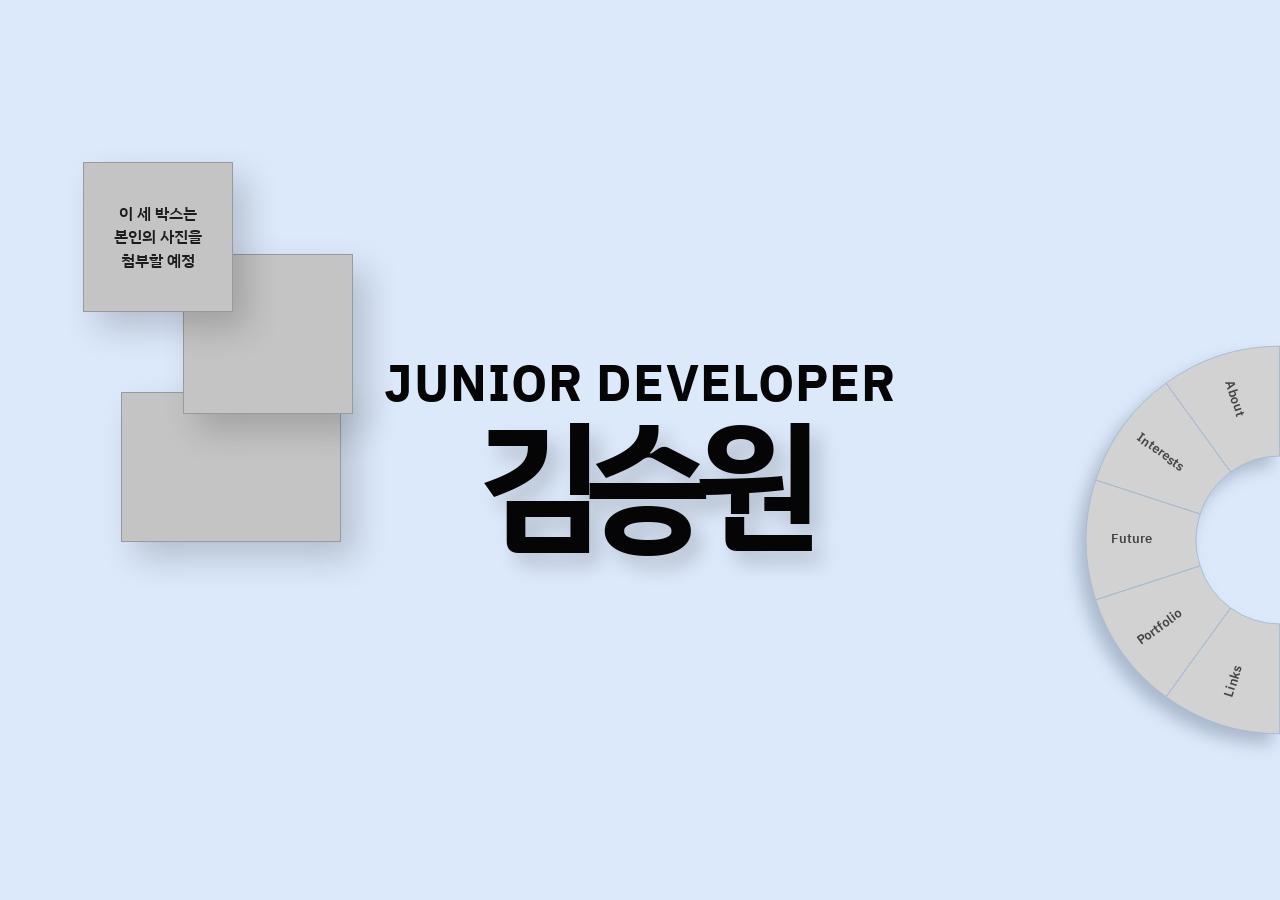
<file: index.html>
<!doctype html>
<html lang="ko">
  <head>
    <meta charset="UTF-8" />
    <meta name="viewport" content="width=device-width, initial-scale=1.0" />
    <title>김승원 | Junior Developer</title>
    <link rel="stylesheet" href="Styles/Default_styles.css" />
    <link rel="stylesheet" href="Styles/wheel-menu.css" />
    <script src="Scripts/wheel-menu.js" defer></script>
  </head>
  <body>
    <main class="intro-page">
      <div class="laptop-shell">
        <div class="screen-surface">
          <section class="photo-stack" aria-label="사진 영역">
            <figure class="photo-card photo-card--note">
              <figcaption>
                이 세 박스는<br />본인의 사진을<br />첨부할 예정
              </figcaption>
            </figure>
            <figure
              class="photo-card photo-card--middle"
              aria-hidden="true"
            ></figure>
            <figure
              class="photo-card photo-card--bottom"
              aria-hidden="true"
            ></figure>
          </section>

          <section class="intro-copy" aria-label="소개">
            <p class="intro-role">Junior Developer</p>
            <h1 class="intro-name">김승원</h1>
          </section>

          <nav class="wheel-wrap" data-wheel-menu aria-label="주요 메뉴">
            <svg
              viewBox="0 0 520 520"
              preserveAspectRatio="none"
              xmlns="http://www.w3.org/2000/svg"
            ></svg>
          </nav>
        </div>
      </div>
    </main>
  </body>
</html>
</file>
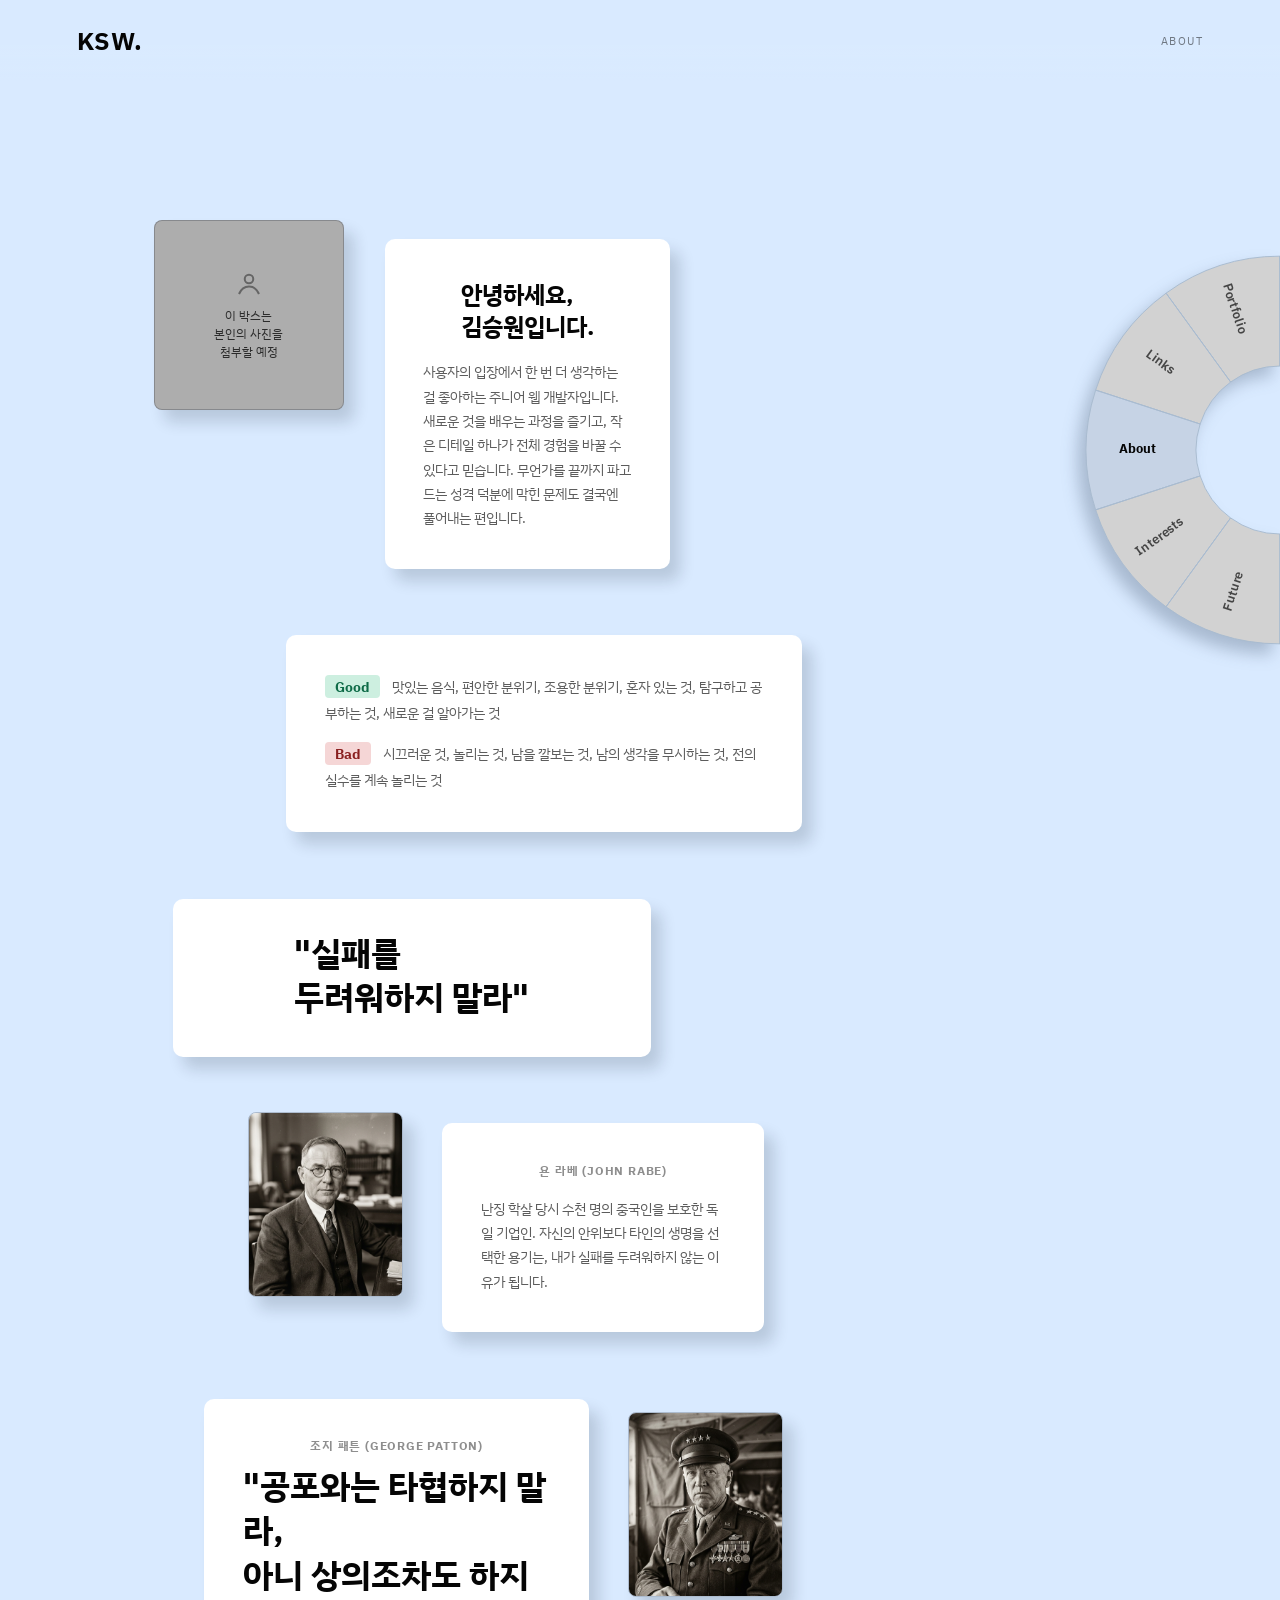
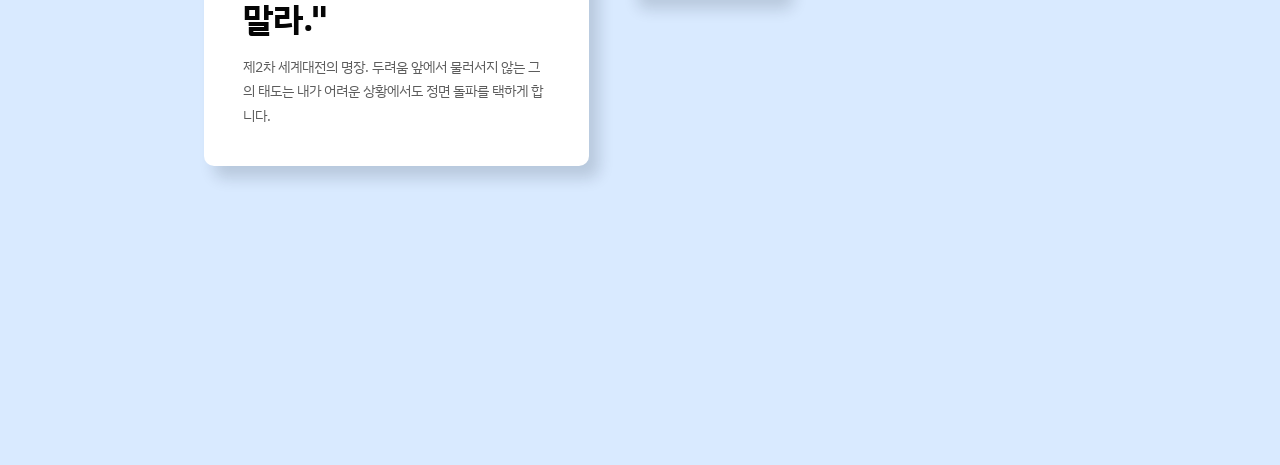
<file: about.html>
<!doctype html>
<html lang="ko">
  <head>
    <meta charset="UTF-8" />
    <meta name="viewport" content="width=device-width, initial-scale=1.0" />
    <title>About — 김승원</title>
    <link rel="stylesheet" href="Styles/Default_styles.css" />
    <link rel="stylesheet" href="Styles/wheel-menu.css" />
    <link rel="stylesheet" href="Styles/subpage.css" />
    <link rel="stylesheet" href="Styles/about.css" />
    <script src="Scripts/wheel-menu.js" defer></script>
  </head>
  <body class="subpage-body about-body">
    <nav class="subpage-nav">
      <a class="subpage-logo" href="index.html">KSW</a>
      <span class="subpage-crumb">About</span>
    </nav>

    <main class="subpage-page about-page">
      <nav class="wheel-wrap" data-wheel-menu data-active="About" aria-label="주요 메뉴">
        <svg viewBox="0 0 520 520" preserveAspectRatio="none" xmlns="http://www.w3.org/2000/svg"></svg>
      </nav>

      <div class="about-zigzag">

        <!-- 블록 1: 사진 + 자기소개 (좌측 기준) -->
        <div class="zz-block zz-block--1">
          <div class="placeholder-photo about-photo-hero" aria-hidden="true">
            <svg viewBox="0 0 24 24" fill="none" stroke="currentColor" stroke-width="1.6"><circle cx="12" cy="8" r="3.4"/><path d="M4 20c1.8-4.2 5-6 8-6s6.2 1.8 8 6"/></svg>
            <span>이 박스는<br />본인의 사진을<br />첨부할 예정</span>
          </div>
          <div class="content-card zz-card">
            <h1 class="zz-title">안녕하세요,<br />김승원입니다.</h1>
            <p class="zz-text">사용자의 입장에서 한 번 더 생각하는 걸 좋아하는 주니어 웹 개발자입니다. 새로운 것을 배우는 과정을 즐기고, 작은 디테일 하나가 전체 경험을 바꿀 수 있다고 믿습니다. 무언가를 끝까지 파고드는 성격 덕분에 막힌 문제도 결국엔 풀어내는 편입니다.</p>
          </div>
        </div>

        <!-- 블록 2: Good & Bad (우측으로 shift) -->
        <div class="zz-block zz-block--2">
          <div class="content-card zz-card about-traits">
            <div class="trait-row">
              <span class="trait-tag good">Good</span>
              <p>맛있는 음식, 편안한 분위기, 조용한 분위기, 혼자 있는 것, 탐구하고 공부하는 것, 새로운 걸 알아가는 것</p>
            </div>
            <div class="trait-row">
              <span class="trait-tag bad">Bad</span>
              <p>시끄러운 것, 놀리는 것, 남을 깔보는 것, 남의 생각을 무시하는 것, 전의 실수를 계속 놀리는 것</p>
            </div>
          </div>
        </div>

        <!-- 블록 3: 인생 모토 카드 (사진 없음) -->
        <div class="zz-block zz-block--3">
          <div class="content-card zz-card zz-motto-card">
            <p class="zz-motto">"실패를<br />두려워하지 말라"</p>
          </div>
        </div>

        <!-- 블록 4: 욘 라베 설명 카드 + 사진 (우측으로 shift, 사진이 카드 옆에) -->
        <div class="zz-block zz-block--4">
          <img
            src="Images/john_rabe.png"
            alt="욘 라베 (John Rabe)"
            class="mentor-img mentor-img--rabe"
          />
          <div class="content-card zz-card">
            <p class="mentor-name-label">욘 라베 (John Rabe)</p>
            <p class="zz-text">난징 학살 당시 수천 명의 중국인을 보호한 독일 기업인. 자신의 안위보다 타인의 생명을 선택한 용기는, 내가 실패를 두려워하지 않는 이유가 됩니다.</p>
          </div>
        </div>


        <!-- 블록 5: 조지 패튼 카드 + 사진 (좌측으로 돌아와서 패튼 사진은 우측 아래 오프셋) -->
        <div class="zz-block zz-block--5">
          <div class="content-card zz-card">
            <p class="mentor-name-label">조지 패튼 (George Patton)</p>
            <p class="zz-motto">"공포와는 타협하지 말라,<br />아니 상의조차도 하지 말라."</p>
            <p class="zz-text">제2차 세계대전의 명장. 두려움 앞에서 물러서지 않는 그의 태도는 내가 어려운 상황에서도 정면 돌파를 택하게 합니다.</p>
          </div>
          <img
            src="Images/george_patton.png"
            alt="조지 패튼 (George Patton)"
            class="mentor-img mentor-img--patton"
          />
        </div>

      </div>
    </main>
  </body>
</html>
</file>
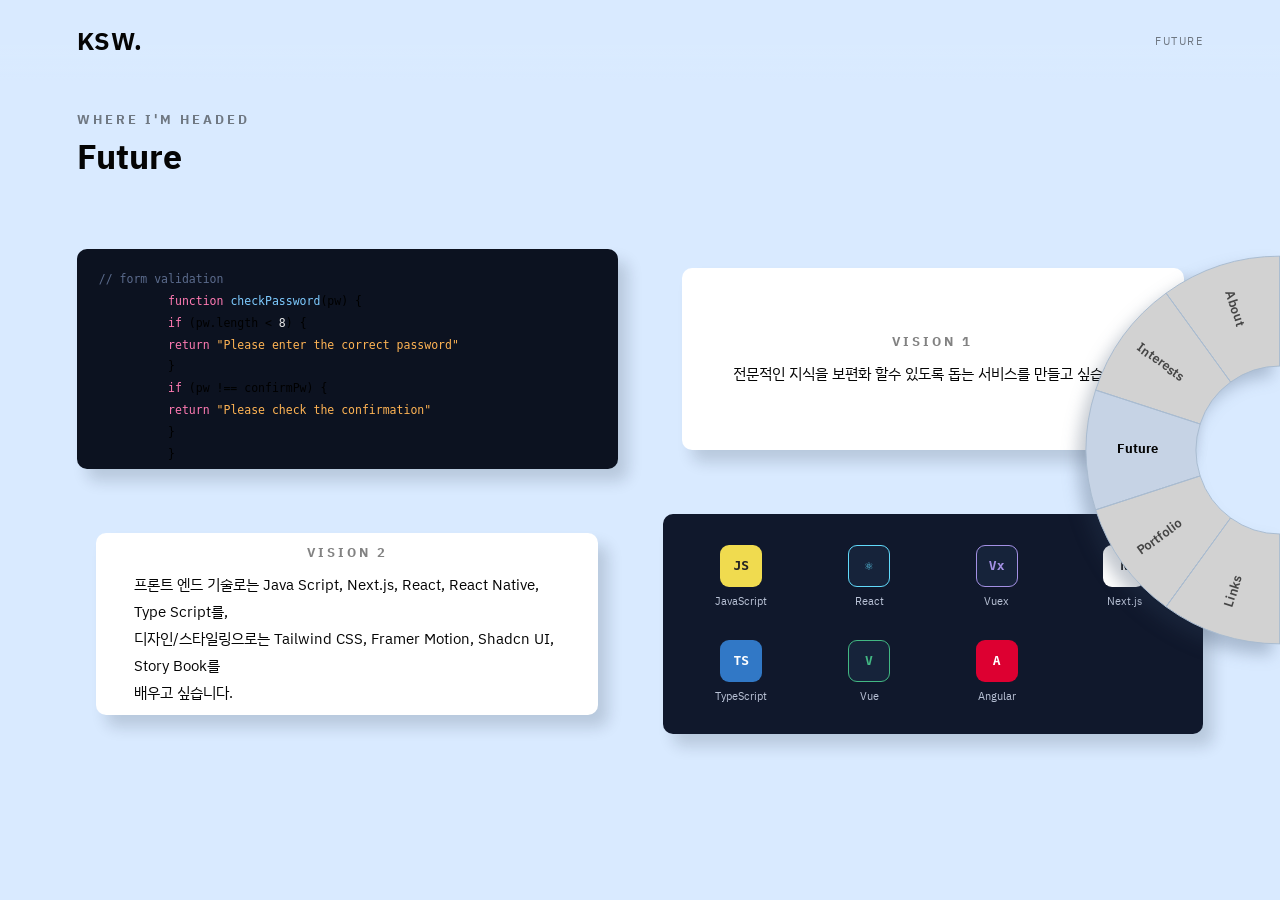
<file: future.html>
<!doctype html>
<html lang="ko">

<head>
  <meta charset="UTF-8" />
  <meta name="viewport" content="width=device-width, initial-scale=1.0" />
  <title>Future — 김승원</title>
  <link rel="stylesheet" href="Styles/Default_styles.css" />
  <link rel="stylesheet" href="Styles/wheel-menu.css" />
  <link rel="stylesheet" href="Styles/subpage.css" />
  <link rel="stylesheet" href="Styles/future.css" />
  <script src="Scripts/wheel-menu.js" defer></script>
</head>

<body class="subpage-body">
  <nav class="subpage-nav">
    <a class="subpage-logo" href="index.html">KSW</a>
    <span class="subpage-crumb">Future</span>
  </nav>

  <main class="subpage-page">
    <nav class="wheel-wrap" data-wheel-menu data-active="Future" aria-label="주요 메뉴">
      <svg viewBox="0 0 520 520" preserveAspectRatio="none" xmlns="http://www.w3.org/2000/svg"></svg>
    </nav>

    <div class="subpage-container">
      <div>
        <p class="subpage-eyebrow">Where I'm Headed</p>
        <h1 class="subpage-title">Future</h1>
      </div>

      <div class="vision-grid">

        <div class="vision-cell code-shot" aria-hidden="true"><span class="cm">// form validation</span>
          <span class="kw">function</span> <span class="fn">checkPassword</span>(pw) {
          <span class="kw">if</span> (pw.length &lt; <span class="pl">8</span>) {
          <span class="kw">return</span> <span class="str">"Please enter the correct password"</span>
          }
          <span class="kw">if</span> (pw !== confirmPw) {
          <span class="kw">return</span> <span class="str">"Please check the confirmation"</span>
          }
          }

          <span class="kw">function</span> <span class="fn">checkUsername</span>(name) {
          <span class="kw">if</span> (!/^[a-zA-Z]+$/.test(name)) {
          <span class="kw">return</span> <span class="str">"Letters only for username"</span>
          }
          }
        </div>

        <div class="vision-cell content-card">
          <p class="subpage-eyebrow">Vision 1</p>
          <p class="vision-text">전문적인 지식을 보편화 할수 있도록 돕는 서비스를 만들고 싶습니다.</p>
        </div>

        <div class="vision-cell content-card">
          <p class="subpage-eyebrow">Vision 2</p>
          <p class="vision-text">프론트 엔드 기술로는 Java Script, Next.js, React, React Native, Type Script를,<br>디자인/스타일링으로는
            Tailwind CSS, Framer Motion, Shadcn UI, Story Book를<br>배우고 싶습니다.</p>
        </div>

        <div class="vision-cell tech-stack" aria-hidden="true">
          <div class="tech-badge">
            <div class="tech-chip js">JS</div><span>JavaScript</span>
          </div>
          <div class="tech-badge">
            <div class="tech-chip react">⚛</div><span>React</span>
          </div>
          <div class="tech-badge">
            <div class="tech-chip vuex">Vx</div><span>Vuex</span>
          </div>
          <div class="tech-badge">
            <div class="tech-chip next">N</div><span>Next.js</span>
          </div>
          <div class="tech-badge">
            <div class="tech-chip ts">TS</div><span>TypeScript</span>
          </div>
          <div class="tech-badge">
            <div class="tech-chip vue">V</div><span>Vue</span>
          </div>
          <div class="tech-badge">
            <div class="tech-chip angular">A</div><span>Angular</span>
          </div>
        </div>

      </div>
    </div>
  </main>
</body>

</html>
</file>
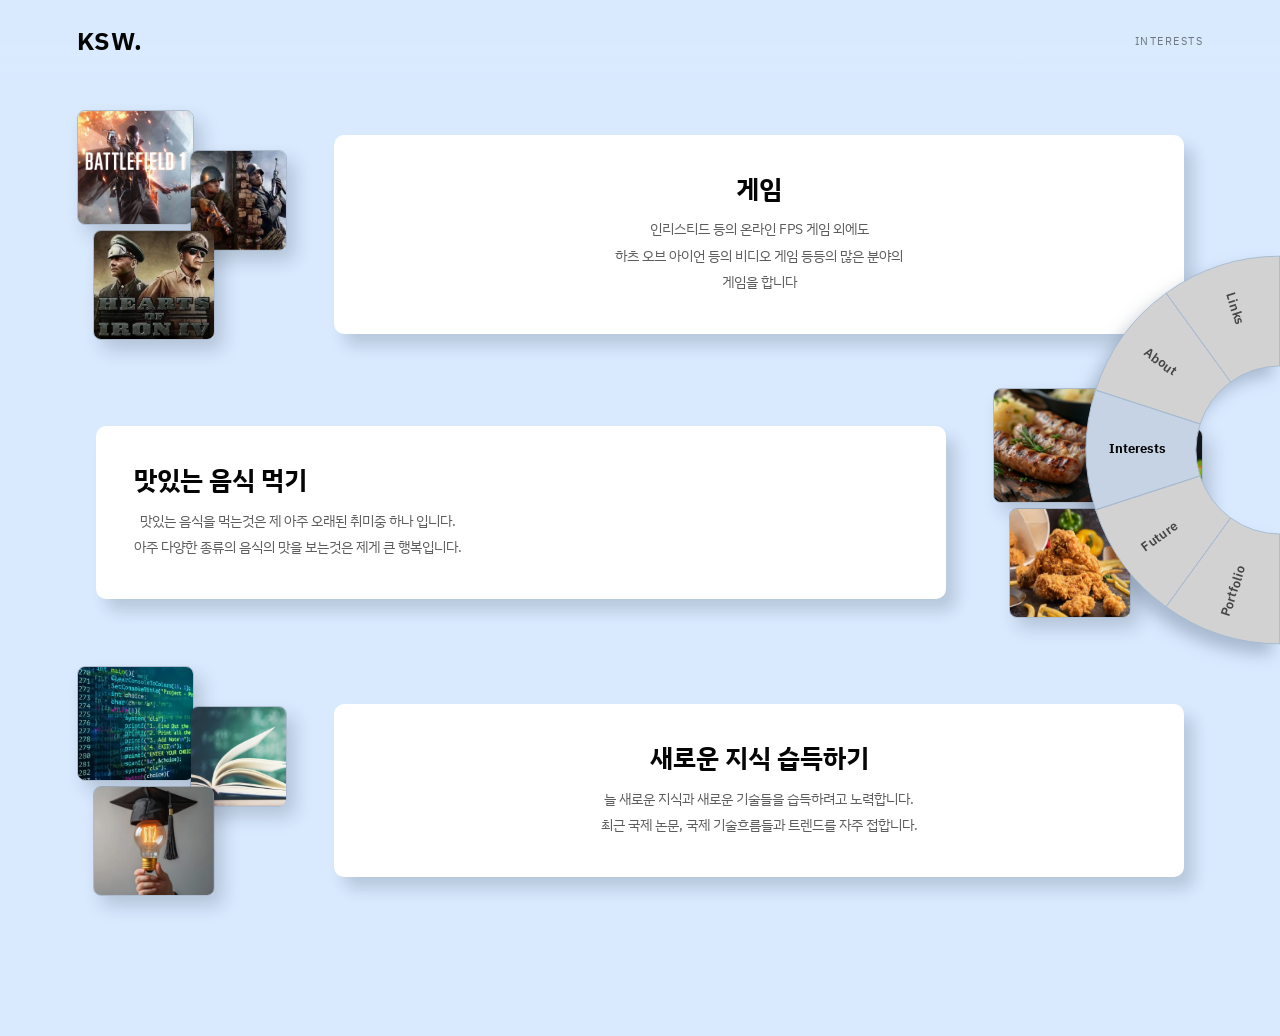
<file: interests.html>
<!doctype html>
<html lang="ko">
  <head>
    <meta charset="UTF-8" />
    <meta name="viewport" content="width=device-width, initial-scale=1.0" />
    <title>Interests — 김승원</title>
    <link rel="stylesheet" href="Styles/Default_styles.css" />
    <link rel="stylesheet" href="Styles/wheel-menu.css" />
    <link rel="stylesheet" href="Styles/subpage.css" />
    <link rel="stylesheet" href="Styles/interests.css" />
    <script src="Scripts/wheel-menu.js" defer></script>
  </head>
  <body class="subpage-body">
    <nav class="subpage-nav">
      <a class="subpage-logo" href="index.html">KSW</a>
      <span class="subpage-crumb">Interests</span>
    </nav>

    <main class="subpage-page interests-page">
      <nav class="wheel-wrap" data-wheel-menu data-active="Interests" aria-label="주요 메뉴">
        <svg viewBox="0 0 520 520" preserveAspectRatio="none" xmlns="http://www.w3.org/2000/svg"></svg>
      </nav>

      <div class="subpage-container interests-container">

        <!-- 1. 게임: 콜라주 3장(좌) + 카드(우), 텍스트 중앙정렬 -->
        <div class="int-row int-row--left">
          <div class="int-collage int-collage--3">
            <img src="Images/BF1.jpg"       alt="배틀필드 1"        class="int-photo int-photo--tl" />
            <img src="Images/Enlisted.jpg"  alt="인리스티드"         class="int-photo int-photo--tr" />
            <img src="Images/HOI4.jpg"      alt="Hearts of Iron IV" class="int-photo int-photo--bl" />
          </div>
          <div class="content-card int-card int-card--center">
            <h2 class="int-title">게임</h2>
            <p class="int-text">인리스티드 등의 온라인 FPS 게임 외에도<br />하츠 오브 아이언 등의 비디오 게임 등등의 많은 분야의<br />게임을 합니다</p>
          </div>
        </div>

        <!-- 2. 맛있는 음식: 카드(좌, 텍스트 좌정렬) + 콜라주(우) -->
        <div class="int-row int-row--right">
          <div class="content-card int-card int-card--left">
            <h2 class="int-title">맛있는 음식 먹기</h2>
            <p class="int-text">맛있는 음식을 먹는것은 제 아주 오래된 취미중 하나 입니다.<br />아주 다양한 종류의 음식의 맛을 보는것은 제게 큰 행복입니다.</p>
          </div>
          <div class="int-collage int-collage--3">
            <img src="Images/food.jpg"  alt="음식 1" class="int-photo int-photo--tl" />
            <img src="Images/food2.jpg" alt="음식 2" class="int-photo int-photo--tr" />
            <img src="Images/food3.jpg" alt="음식 3" class="int-photo int-photo--bl" />
          </div>
        </div>

        <!-- 3. 새로운 지식: 콜라주(좌, 3장) + 카드(우), 텍스트 중앙정렬 -->
        <div class="int-row int-row--left">
          <div class="int-collage int-collage--3">
            <img src="Images/Small IMGbox1.jpg" alt="지식 1" class="int-photo int-photo--tl" />
            <img src="Images/Small IMGbox2.jpg" alt="지식 2" class="int-photo int-photo--tr" />
            <img src="Images/Small IMGbox3.jpg" alt="지식 3" class="int-photo int-photo--bl" />
          </div>
          <div class="content-card int-card int-card--center">
            <h2 class="int-title">새로운 지식 습득하기</h2>
            <p class="int-text">늘 새로운 지식과 새로운 기술들을 습득하려고 노력합니다.<br />최근 국제 논문, 국제 기술흐름들과 트렌드를 자주 접합니다.</p>
          </div>
        </div>

      </div>
    </main>
  </body>
</html>
</file>
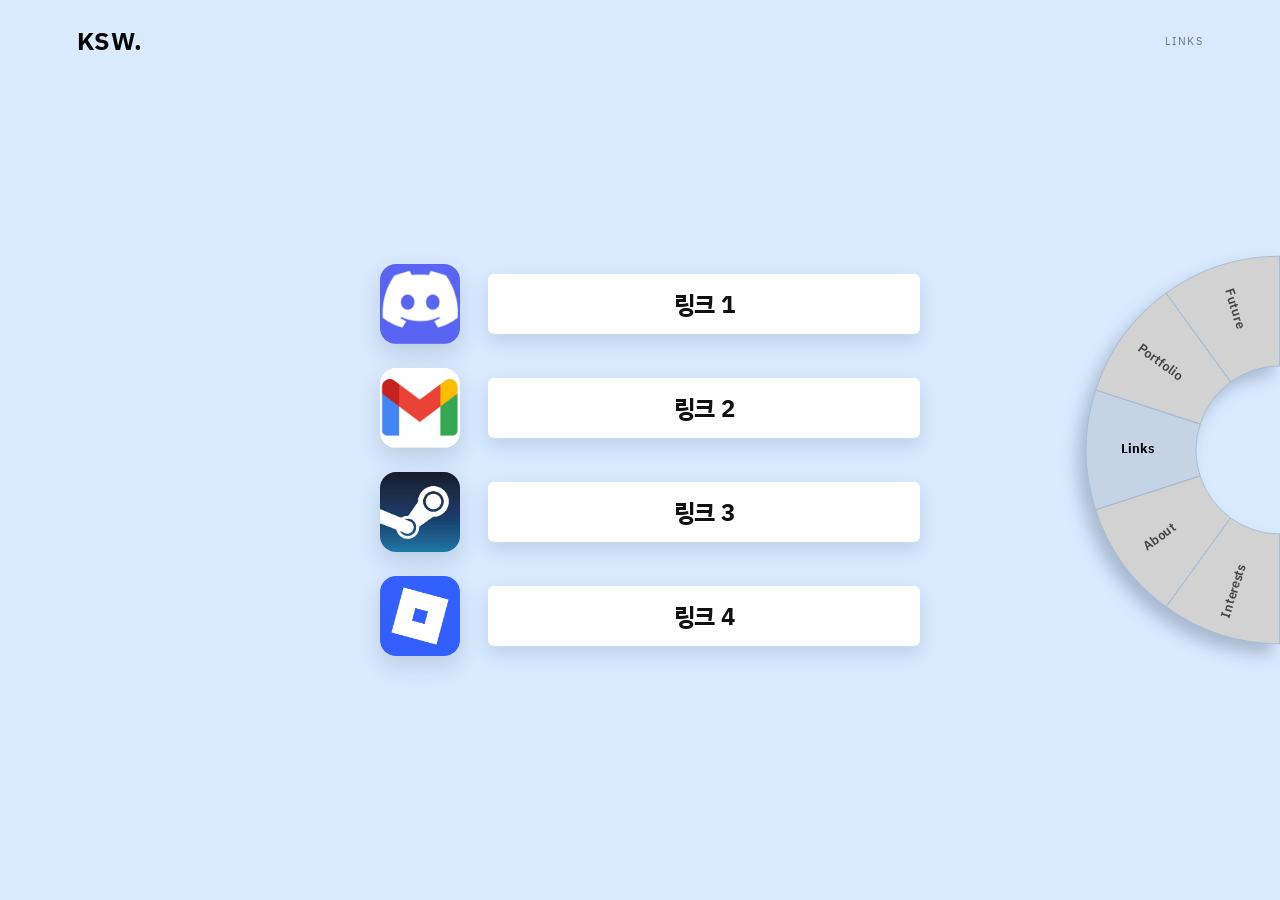
<file: links.html>
<!doctype html>
<html lang="ko">
  <head>
    <meta charset="UTF-8" />
    <meta name="viewport" content="width=device-width, initial-scale=1.0" />
    <title>Links — 김승원</title>
    <link rel="stylesheet" href="Styles/Default_styles.css" />
    <link rel="stylesheet" href="Styles/wheel-menu.css" />
    <link rel="stylesheet" href="Styles/subpage.css" />
    <link rel="stylesheet" href="Styles/links.css" />
    <script src="Scripts/wheel-menu.js" defer></script>
  </head>
  <body class="subpage-body links-body">
    <nav class="subpage-nav">
      <a class="subpage-logo" href="index.html">KSW</a>
      <span class="subpage-crumb">Links</span>
    </nav>

    <main class="subpage-page links-page">
      <nav class="wheel-wrap" data-wheel-menu data-active="Links" aria-label="주요 메뉴">
        <svg viewBox="0 0 520 520" preserveAspectRatio="none" xmlns="http://www.w3.org/2000/svg"></svg>
      </nav>

      <div class="links-container">
        <!-- 링크 1: Discord -->
        <a class="link-item-row" href="#" target="_blank" rel="noopener noreferrer" aria-label="링크 1 (Discord)">
          <img src="Images/Discord.jpg" alt="Discord" class="link-icon-img" />
          <div class="link-bar-card">
            <span class="link-bar-text">링크 1</span>
          </div>
        </a>

        <!-- 링크 2: Gmail -->
        <a class="link-item-row" href="#" target="_blank" rel="noopener noreferrer" aria-label="링크 2 (Gmail)">
          <img src="Images/Gmail.jpg" alt="Gmail" class="link-icon-img" />
          <div class="link-bar-card">
            <span class="link-bar-text">링크 2</span>
          </div>
        </a>

        <!-- 링크 3: Steam -->
        <a class="link-item-row" href="#" target="_blank" rel="noopener noreferrer" aria-label="링크 3 (Steam)">
          <img src="Images/Steam.jpg" alt="Steam" class="link-icon-img" />
          <div class="link-bar-card">
            <span class="link-bar-text">링크 3</span>
          </div>
        </a>

        <!-- 링크 4: Roblox -->
        <a class="link-item-row" href="#" target="_blank" rel="noopener noreferrer" aria-label="링크 4 (Roblox)">
          <img src="Images/Roblox.png" alt="Roblox" class="link-icon-img" />
          <div class="link-bar-card">
            <span class="link-bar-text">링크 4</span>
          </div>
        </a>
      </div>
    </main>
  </body>
</html>
</file>
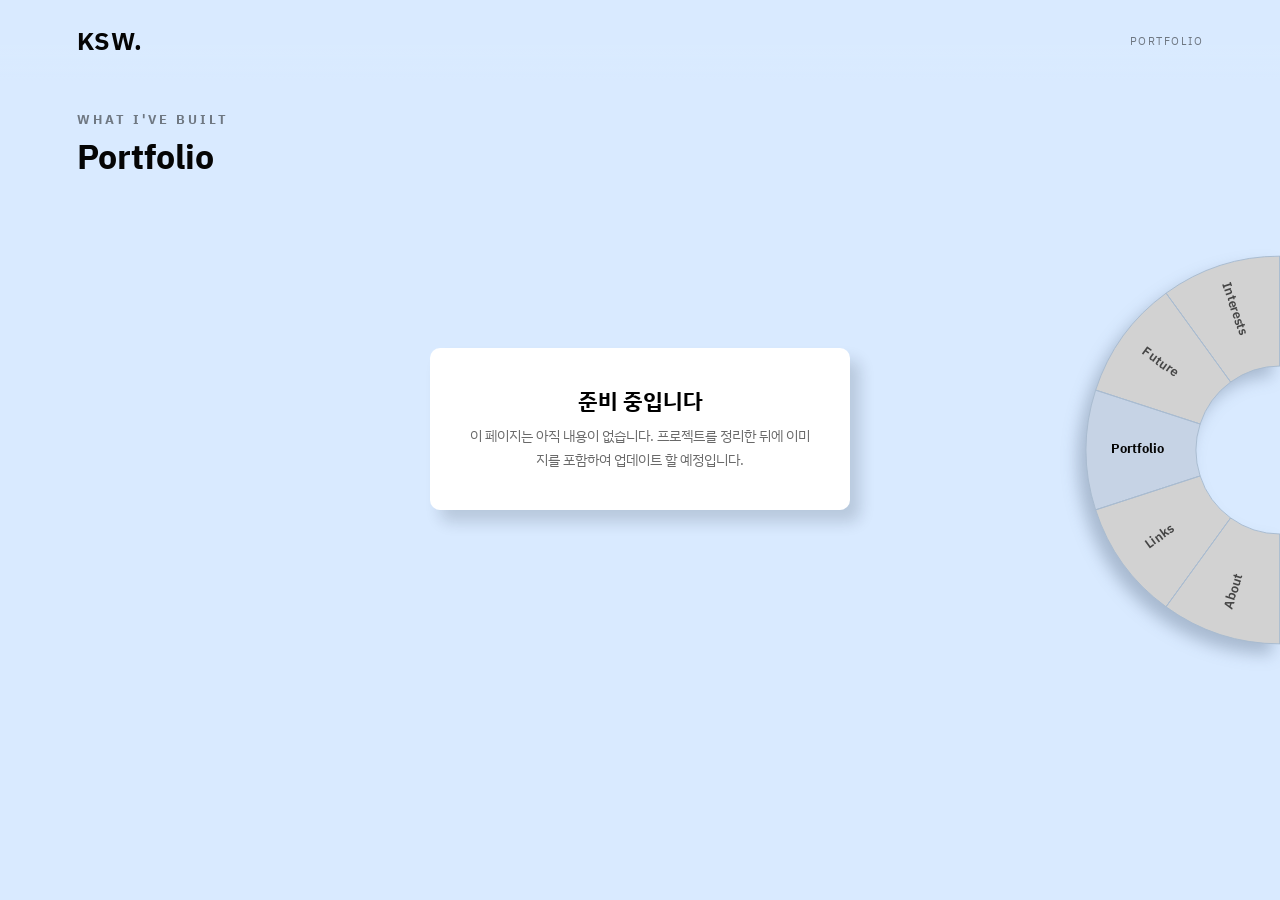
<file: portfolio.html>
<!doctype html>
<html lang="ko">

<head>
  <meta charset="UTF-8" />
  <meta name="viewport" content="width=device-width, initial-scale=1.0" />
  <title>Portfolio — 김승원</title>
  <link rel="stylesheet" href="Styles/Default_styles.css" />
  <link rel="stylesheet" href="Styles/wheel-menu.css" />
  <link rel="stylesheet" href="Styles/subpage.css" />
  <script src="Scripts/wheel-menu.js" defer></script>
</head>

<body class="subpage-body">
  <nav class="subpage-nav">
    <a class="subpage-logo" href="index.html">KSW</a>
    <span class="subpage-crumb">Portfolio</span>
  </nav>

  <main class="subpage-page">
    <nav class="wheel-wrap" data-wheel-menu data-active="Portfolio" aria-label="주요 메뉴">
      <svg viewBox="0 0 520 520" preserveAspectRatio="none" xmlns="http://www.w3.org/2000/svg"></svg>
    </nav>

    <div class="subpage-container">
      <div>
        <p class="subpage-eyebrow">What I've Built</p>
        <h1 class="subpage-title">Portfolio</h1>
      </div>

      <div class="stub-panel">
        <div class="content-card">
          <h2>준비 중입니다</h2>
          <p>이 페이지는 아직 내용이 없습니다. 프로젝트를 정리한 뒤에 이미지를 포함하여 업데이트 할 예정입니다.</p>
        </div>
      </div>
    </div>
  </main>
</body>

</html>
</file>
<file: Styles/Default_styles.css>
@import url('https://fonts.googleapis.com/css2?family=IBM+Plex+Sans+KR:wght@300;400;500;600;700;800;900&display=swap');

:root {
  --page-bg: #dce9fb;
  --box: #adadad;
  --ink: #050505;
  --wheel: #c7c7c7;
  --wheel-line: #1a1a1a;
}

/* Design system variables from spec */
:root {
  --design-bg: #d9eaff;
  --base-gap: 45px;
  --wide-gap: 70px;
  --shadow-x: 10px;
  --shadow-y: 12px;
  --shadow-blur: 15px;
  --shadow-color: rgba(15, 24, 38, 0.16);
  --font-ui: "IBM Plex Sans KR", Pretendard, "Noto Sans KR", Arial, sans-serif;
  --text-regular-size: 25px;
  --text-emphasis-size: 45px;
  --text-subject-size: 70px;
  --text-regular-leading: 45px;
  --text-emphasis-leading: 45px;
  --text-subject-leading: 70px;
  --Default--Row--Int: calc(100vw / 1728);
  --Default--Column--Int: calc(100vw / 1117);
}

* {
  box-sizing: border-box;
}

/* smooth crossfade + gentle scale when navigating between pages */
@view-transition {
  navigation: auto;
}

@keyframes vt-fade-in {
  from {
    opacity: 0;
    transform: scale(0.98);
  }

  to {
    opacity: 1;
    transform: scale(1);
  }
}

@keyframes vt-fade-out {
  from {
    opacity: 1;
    transform: scale(1);
  }

  to {
    opacity: 0;
    transform: scale(1.02);
  }
}

::view-transition-old(root) {
  animation: 280ms cubic-bezier(0.4, 0, 0.2, 1) both vt-fade-out;
}

::view-transition-new(root) {
  animation: 280ms cubic-bezier(0.4, 0, 0.2, 1) both vt-fade-in;
}

html,
body {
  margin: 0;
  padding: 0;
  min-height: 100%;
}

body {
  min-width: 320px;
  overflow: hidden;
  background: var(--page-bg);
  font-family: var(--font-ui);
  -webkit-font-smoothing: antialiased;
  -moz-osx-font-smoothing: grayscale;
}

.intro-page {
  position: relative;
  min-height: 100vh;
  overflow: hidden;
  background: var(--page-bg);
  display: flex;
  align-items: center;
  justify-content: center;
  padding: 40px 0;
}

.photo-stack {
  position: absolute;
  left: 6.5%;
  top: 18%;
  width: 300px;
  height: 360px;
}

.photo-card {
  position: absolute;
  margin: 0;
  background: #c4c4c4;
  border: 1.5px solid rgba(15, 24, 38, 0.24);
  box-shadow: 14px 16px 32px rgba(0, 0, 0, 0.18);
}

.photo-card--note {
  z-index: 3;
  left: 0;
  top: 0;
  width: 150px;
  height: 150px;
  display: grid;
  place-items: center;
}

.photo-card--middle {
  z-index: 2;
  left: 100px;
  top: 92px;
  width: 170px;
  height: 160px;
}

.photo-card--bottom {
  z-index: 1;
  left: 38px;
  top: 230px;
  width: 220px;
  height: 150px;
}

.photo-card figcaption {
  padding: 1rem;
  color: #1d1d1d;
  font-size: clamp(0.95rem, 1.25vw, 1.05rem);
  font-weight: 600;
  line-height: 1.45;
  text-align: center;
}

.intro-copy {
  position: absolute;
  top: 50%;
  left: 50%;
  transform: translate(-50%, -50%);
  width: min(780px, 84vw);
  z-index: 2;
  text-align: center;
  color: var(--ink);
}

.intro-role {
  margin: 0;
  font-size: clamp(2.6rem, 4vw, 4.4rem);
  font-weight: 800;
  line-height: 1.08;
  letter-spacing: 0.02em;
  text-transform: uppercase;
}

.intro-name {
  position: relative;
  margin: 0.35rem 0 0;
  font-size: clamp(5.8rem, 11vw, 9.8rem);
  font-weight: 900;
  line-height: 0.92;
  letter-spacing: -0.12em;
  text-shadow: 10px 12px 20px rgba(0, 0, 0, 0.18);
}

.wheel-wrap {
  position: absolute;
  top: 60%;
  right: 5.5%;
  margin: 0;
  width: min(340px, 28vw);
  aspect-ratio: 360 / 520;
  transform: translateY(-50%);
}

.page-anchor-section {
  margin: 0 auto 1.5rem;
  padding: 1.25rem 1.5rem;
  max-width: 44rem;
  background: rgba(255, 255, 255, 0.74);
  border: 1px solid rgba(15, 24, 38, 0.16);
  border-radius: 16px;
  box-shadow: 0 10px 24px rgba(15, 24, 38, 0.1);
}

.page-anchor-section h2 {
  margin: 0 0 0.4rem;
  font-size: clamp(1.2rem, 2vw, 1.6rem);
}

.page-anchor-section p {
  margin: 0;
  line-height: 1.6;
}

.wheel-wrap svg {
  width: 100%;
  height: 100%;
  overflow: visible;
}

.wedge-group {
  cursor: pointer;
  transition: transform 0.2s ease;
}

.wedge-path {
  fill: var(--wheel);
  stroke: var(--wheel-line);
  stroke-width: 1.4px;
  transition: fill 0.2s ease;
}

.wedge-group:hover .wedge-path,
.wedge-group:focus-within .wedge-path {
  fill: #9fb4ce;
}

.wedge-label {
  font-family: inherit;
  font-weight: 600;
  font-size: 15px;
  fill: #3a3a3a;
  pointer-events: none;
}

.wedge-label-active {
  font-size: 19px;
  font-weight: 800;
  fill: var(--ink);
}

@media (max-width: 700px) {
  body {
    overflow-x: hidden;
    overflow-y: auto;
  }

  .intro-page {
    min-height: 780px;
  }

  .photo-stack {
    left: 6%;
    top: 43%;
    width: 51%;
    height: 42%;
  }

  .intro-copy {
    top: 25%;
    left: 50%;
    text-align: left;
  }

  .intro-role {
    font-size: 20px;
  }

  .intro-name {
    font-size: 40px;
  }

  .wheel-wrap {
    top: 60%;
    right: -28%;
    bottom: 5%;
    width: min(360px, 70vw);
  }
}
</file>
<file: Styles/wheel-menu.css>
/* Reusable semicircular wheel menu. Override .wheel-wrap placement per page as needed. */
.wheel-wrap {
  --wheel-fill: #d2d2d2;
  --wheel-divider: #a9bbd0;
  --wheel-hover: #9fb4ce;
  --wheel-label: #454545;
  --wheel-active: #050505;
  --wheel-base-width: 360px;
  --wheel-base-height: 520px;
  --wheel-base-font: 25px;
  --wheel-base-active-font: 31px;
  position: fixed;
  top: 60%;
  right: 0;
  margin: 0;
  width: min(420px, 36vw);
  aspect-ratio: var(--wheel-base-width) / var(--wheel-base-height);
  transform: translateY(-50%);
  z-index: 4;
  pointer-events: none;
}

.wheel-wrap svg {
  width: 100%;
  height: 100%;
  display: block;
  margin: 0;
  padding: 0;
  overflow: visible;
  pointer-events: auto;
  filter: drop-shadow(-8px 10px 8px rgba(42, 61, 85, 0.28));
  transform-box: fill-box;
  transform-origin: center center;
}

.wheel-disc {
  transform-box: view-box;
  transform-origin: 520px 260px;
  transition: transform 0.42s cubic-bezier(0.34, 1.25, 0.64, 1);
}

.wheel-wrap a {
  text-decoration: none;
}

.wedge-group {
  cursor: pointer;
  transition: transform 0.2s ease;
  transform-origin: center center;
  pointer-events: auto;
}

.wedge-path {
  fill: var(--wheel-fill);
  stroke: var(--wheel-divider);
  stroke-width: 1.2px;
  transition: fill 0.2s ease;
}

.wedge-path-active {
  fill: #c6d3e5;
}

.wedge-group:hover .wedge-path,
.wedge-group:focus-within .wedge-path {
  fill: var(--wheel-hover);
}

.wheel-divider {
  stroke: var(--wheel-divider);
  stroke-width: 1px;
  pointer-events: none;
}

.wedge-label {
  font-family: "IBM Plex Sans KR", Arial, sans-serif;
  font-size: calc(var(--wheel-base-font) * (100vw / 1728));
  font-weight: 600;
  fill: var(--wheel-label);
  pointer-events: none;
  transition: fill 0.3s ease, font-size 0.3s ease, font-weight 0.3s ease;
}

.wedge-label-active {
  font-size: calc(var(--wheel-base-active-font) * (100vw / 1728));
  font-weight: 700;
  fill: var(--wheel-active);
}

.wheel-hub {
  fill: transparent;
  stroke: none;
}

@media (max-width: 768px) {
  .wheel-wrap {
    position: fixed;
    bottom: -1px;
    left: 50%;
    right: auto;
    transform: translateX(-50%) rotate(90deg);
    width: min(360px, 88vw);
    aspect-ratio: var(--wheel-base-width) / var(--wheel-base-height);
    z-index: 100;
  }

  .wedge-label {
    font-size: 15px;
    /* 모바일 일반 글씨체 15px */
  }

  .wedge-label-active {
    font-size: 25px;
    /* 모바일 강조 글씨체 25px */
  }
}
</file>
<file: Styles/subpage.css>
/* ============================================================
   subpage.css — shared foundation for every content page
   (About / Interests / Future / Portfolio / Links).

   Load order on a subpage:
     Default_styles.css  -> global tokens + hero page
     wheel-menu.css       -> the wheel nav component
     subpage.css           -> THIS file: shared subpage layout
     [page].css (optional)-> page-specific tweaks (e.g. about.css)
   ============================================================ */


:root {
  --Default--Row--Int: calc(100vw / 1728);
  --Default--Column--Int: calc(100vw / 1117);
}

body.subpage-body {
  overflow-x: hidden;
  overflow-y: auto;
  background: var(--design-bg, var(--page-bg));
}

.subpage-page {
  position: relative;
  min-height: 100vh;
  padding: 110px max(6vw, 40px) 140px;
  display: block;
}

/* sticky top bar: site logo + current page name */
.subpage-nav {
  position: fixed;
  top: 0;
  left: 0;
  right: 0;
  display: flex;
  align-items: center;
  justify-content: space-between;
  padding: 24px max(6vw, 40px);
  z-index: 30;
  background: linear-gradient(var(--design-bg, var(--page-bg)) 55%, transparent);
  pointer-events: none;
}

.subpage-nav a,
.subpage-nav span {
  pointer-events: auto;
}

.subpage-logo {
  font-weight: 800;
  font-size: 25px;
  letter-spacing: 0.5px;
  color: var(--ink);
  text-decoration: none;
}

.subpage-logo::after {
  content: ".";
}

.subpage-crumb {
  font-size: 11px;
  letter-spacing: 1.5px;
  text-transform: uppercase;
  color: rgba(5, 5, 5, 0.5);
}

/* main content column: leaves room on the right for the fixed wheel */
.subpage-container {
  width: 100%;
  margin: 0 auto;
  display: flex;
  flex-direction: column;
  gap: var(--wide-gap, 56px);
}

.subpage-eyebrow {
  font-weight: 800;
  font-size: 12.5px;
  letter-spacing: 3px;
  text-transform: uppercase;
  color: rgba(5, 5, 5, 0.5);
  margin: 0 0 6px;
}

.subpage-title {
  margin: 0;
  font-size: clamp(24px, 3vw, 34px);
  font-weight: 800;
  color: var(--ink);
}

/* generic white content card */
.content-card {
  display: flex;
  flex-direction: column;
  align-items: center;
  justify-content: center;
  padding: 3vw;
  margin: 1.5vw;
  background: #fff;
  border-radius: 10px;
  box-shadow: var(--shadow-x, 10px) var(--shadow-y, 12px) var(--shadow-blur, 15px) var(--shadow-color, rgba(15, 24, 38, 0.16));
}

/* placeholder for a photo not yet supplied */
.placeholder-photo {
  background: var(--box, #adadad);
  border: 1.5px solid rgba(15, 24, 38, 0.24);
  box-shadow: var(--shadow-x, 10px) var(--shadow-y, 12px) var(--shadow-blur, 15px) var(--shadow-color, rgba(15, 24, 38, 0.16));
  display: flex;
  align-items: center;
  justify-content: center;
  flex-direction: column;
  gap: 8px;
  text-align: center;
  color: #2b2b2b;
  flex-shrink: 0;
}

.placeholder-photo svg {
  width: 30px;
  height: 30px;
  opacity: 0.55;
}

.placeholder-photo span {
  font-size: 12px;
  line-height: 1.5;
  padding: 0 10px;
}

/* two-photo overlapping collage, used by interest cards etc. */
.photo-collage {
  position: relative;
  flex: 0 0 150px;
  width: 150px;
  height: 150px;
}

.photo-collage .placeholder-photo {
  position: absolute;
}

.photo-collage .collage-back {
  left: 0;
  top: 20%;
  width: 78%;
  height: 80%;
  z-index: 1;
}

.photo-collage .collage-front {
  right: 0;
  top: 0;
  width: 56%;
  height: 56%;
  z-index: 2;
}

/* a row pairing a photo (placeholder or collage) with a text card */
.info-row {
  display: flex;
  gap: 22px;
  align-items: stretch;
}

.info-row.reverse {
  flex-direction: row-reverse;
}

.info-row .content-card {
  flex: 1;
  display: flex;
  flex-direction: column;
  justify-content: center;
  gap: 8px;
}

.info-row-title {
  font-size: 18px;
  font-weight: 800;
  color: var(--ink);
}

.info-row-text {
  margin: 0;
  font-size: 13.5px;
  line-height: 1.75;
  color: rgba(5, 5, 5, 0.65);
}

/* a wide, emphasized quote banner */
.quote-card {
  background: #fff;
  border-radius: 12px;
  box-shadow: 0 24px 64px rgba(15, 24, 38, 0.18);
  padding: 36px 40px;
  text-align: center;
}

.quote-card p {
  margin: 0;
  font-weight: 900;
  font-size: var(--text-emphasis-size, 32px);
  line-height: var(--text-emphasis-leading, 1.4);
}

/* typography scale (design spec) */
.text-regular {
  font-size: var(--text-regular-size, 16px);
  line-height: var(--text-regular-leading, 1.6);
  font-weight: 400;
}

.text-emphasis {
  font-size: var(--text-emphasis-size, 22px);
  line-height: var(--text-emphasis-leading, 1.4);
  font-weight: 700;
}

.text-subject {
  font-size: var(--text-subject-size, 34px);
  line-height: var(--text-subject-leading, 1.15);
  font-weight: 900;
}

/* image size utilities (design spec) */
.img-small {
  width: 200px;
  height: 200px;
  object-fit: cover;
}

.img-medium {
  width: 300px;
  height: 300px;
  object-fit: cover;
}

.img-large {
  width: calc(600 * --Default--Column--Int);
  height: calc(400 * --Default--Row--Int);
  object-fit: cover;
}

/* textbox size utilities (design spec) */
.box-main {
  width: 100%;
  max-width: 700px;
  min-height: 300px;
  border-radius: 10px;
}

.box-sub {
  width: 100%;
  max-width: 700px;
  min-height: 250px;
  border-radius: 10px;
}

.box-medium {
  width: 100%;
  max-width: 700px;
  min-height: 200px;
  border-radius: 10px;
}

.box-link {
  width: 100%;
  max-width: 700px;
  min-height: 100px;
  border-radius: 10px;
}

/* "coming soon" placeholder used by pages not designed yet */
.stub-panel {
  min-height: 40vh;
  display: flex;
  align-items: center;
  justify-content: center;
  text-align: center;
}

.stub-panel .content-card {
  max-width: 420px;
}

.stub-panel h2 {
  margin: 0 0 8px;
  font-size: 22px;
  font-weight: 800;
}

.stub-panel p {
  margin: 0;
  font-size: 14px;
  line-height: 1.7;
  color: rgba(5, 5, 5, 0.6);
}

/* wheel fixed to the right edge, always visible while scrolling */
.subpage-page .wheel-wrap {
  position: fixed;
  top: 50%;
  right: 0;
  transform: translateY(-50%);
  z-index: 40;
}

@media (max-width: 768px) {
  :root {
    --text-regular-size: 15px;
    --text-emphasis-size: 25px;
    --text-subject-size: 40px;
  }

  .subpage-page {
    padding: 85px 20px 260px;
  }

  .subpage-container {
    padding-right: 0;
  }

  .subpage-title {
    font-size: 40px;
    /* 모바일 주제 글씨체 40px */
  }

  .subpage-eyebrow {
    font-size: 15px;
    /* 모바일 일반 글씨체 15px */
  }

  .info-row-title,
  .zz-motto,
  .int-title {
    font-size: 25px;
    /* 모바일 강조 글씨체 25px */
  }

  .info-row-text,
  .zz-text,
  .int-text {
    font-size: 15px;
    /* 모바일 일반 글씨체 15px */
  }

  .info-row,
  .info-row.reverse {
    flex-direction: column;
  }

  .photo-collage {
    width: 100%;
    height: 140px;
  }

  /* 모바일 화면 하단 중앙 고정 휠 */
  .subpage-page .wheel-wrap {
    position: fixed;
    top: auto;
    bottom: -1px;
    left: 50%;
    right: auto;
    transform: translateX(-50%) rotate(90deg);
    width: min(360px, 88vw);
    z-index: 100;
  }
}
</file>
<file: Styles/about.css>
/* about.css — page-specific rules on top of subpage.css */

/* ══════════════════════════════════════
   지그재그 전체 컨테이너
   ══════════════════════════════════════ */
.about-zigzag {
  /* 휠이 오른쪽을 차지하므로 오른쪽에 여백 */
  padding: 110px min(160px, 12vw) 140px max(6vw, 40px);
  display: flex;
  flex-direction: column;
  gap: 28px;
  /* 휠 공간을 피해 최대 너비 제한 */
  max-width: min(860px, 94%);
}

/* ══════════════════════════════════════
   공통 카드 텍스트 스타일
   ══════════════════════════════════════ */
.zz-card {
  /* content-card padding 이미 있음, 추가 없음 */
}
.zz-title {
  margin: 0 0 10px;
  font-size: clamp(18px, 2.2vw, 24px);
  font-weight: 800;
  line-height: 1.35;
  color: var(--ink);
}
.zz-text {
  margin: 8px 0 0;
  font-size: 13.5px;
  line-height: 1.8;
  color: rgba(5, 5, 5, 0.65);
}
.zz-motto {
  margin: 0 0 6px;
  font-size: clamp(22px, 2.8vw, 34px);
  font-weight: 900;
  line-height: 1.3;
  color: var(--ink);
}
.mentor-name-label {
  font-size: 12px;
  font-weight: 700;
  letter-spacing: 0.8px;
  text-transform: uppercase;
  color: rgba(5, 5, 5, 0.45);
  margin: 0 0 10px;
}

/* ══════════════════════════════════════
   인물 사진 공통
   ══════════════════════════════════════ */
.mentor-img {
  width: 155px;
  height: 185px;
  object-fit: cover;
  border-radius: 8px;
  border: 1.5px solid rgba(15, 24, 38, 0.22);
  box-shadow: 10px 12px 15px rgba(15, 24, 38, 0.16);
  flex-shrink: 0;
}

/* ══════════════════════════════════════
   자기소개 히어로 사진
   ══════════════════════════════════════ */
.about-photo-hero {
  flex: 0 0 190px;
  width: 190px;
  height: 190px;
  border-radius: 8px;
}

/* ══════════════════════════════════════
   블록별 지그재그 배치
   ══════════════════════════════════════ */

/* 블록 1: 사진 + 자기소개 — 좌측 기준, 가로 배치 */
.zz-block--1 {
  display: flex;
  gap: 22px;
  align-items: stretch;
  margin-left: 0;
  margin-right: 15%;
}
.zz-block--1 .zz-card {
  flex: 1;
  display: flex;
  flex-direction: column;
  justify-content: center;
}

/* 블록 2: Good & Bad — 우측으로 shift */
.zz-block--2 {
  margin-left: 18%;
  margin-right: 0;
}
.zz-block--2 .zz-card {
  width: 100%;
}

/* 블록 3: 인생모토 카드만 (사진 없음) — 좌측 기준 */
.zz-block--3 {
  margin-left: 0;
  margin-right: 18%;
}
.zz-block--3 .zz-motto-card {
  display: flex;
  align-items: center;
  padding: 32px 36px;
}

/* 블록 4: 욘 라베 설명 + 사진 — 우측으로 shift, 사진이 카드 우측에 */
.zz-block--4 {
  display: flex;
  align-items: flex-start;
  gap: 20px;
  margin-left: 15%;
  margin-right: 0;
}
.zz-block--4 .zz-card {
  flex: 1;
}
.mentor-img--rabe {
  margin-top: 8px;
  align-self: flex-start;
}

/* 블록 5: 조지 패튼 카드 + 사진 — 좌측으로 돌아옴, 사진이 우측 아래에 */
.zz-block--5 {
  display: flex;
  align-items: flex-start;
  gap: 20px;
  margin-left: 5%;
  margin-right: 0;
}
.zz-block--5 .zz-card {
  flex: 1;
  display: flex;
  flex-direction: column;
  gap: 0;
}
.mentor-img--patton {
  /* 아래로 내려서 어긋남 */
  margin-top: 32px;
  align-self: flex-start;
}

/* ══════════════════════════════════════
   Good & Bad 태그
   ══════════════════════════════════════ */
.about-traits .trait-row {
  margin-bottom: 14px;
}
.about-traits .trait-row:last-child {
  margin-bottom: 0;
}
.trait-tag {
  display: inline-block;
  font-weight: 800;
  font-size: 14px;
  padding: 2px 10px;
  border-radius: 4px;
  margin-right: 8px;
}
.trait-tag.good {
  background: #cdefe0;
  color: #0e6b47;
}
.trait-tag.bad {
  background: #f5d6d6;
  color: #8a2020;
}
.about-traits p {
  display: inline;
  font-size: 14px;
  line-height: 1.9;
  color: rgba(5, 5, 5, 0.65);
  margin: 0;
}

/* ══════════════════════════════════════
   반응형
   ══════════════════════════════════════ */
@media (max-width: 700px) {
  .about-zigzag {
    padding: 90px 24px 260px;
    gap: 32px;
  }
  .zz-block--1,
  .zz-block--3,
  .zz-block--5 {
    flex-direction: column;
    margin-right: 0;
  }
  .zz-block--1 { margin-left: 0; }
  .zz-block--2 { margin-left: 0; }
  .zz-block--3 { margin-left: 0; }
  .zz-block--4 { margin-left: 0; }
  .zz-block--5 { margin-left: 0; }

  .mentor-img,
  .about-photo-hero {
    width: 120px;
    height: 140px;
    margin-top: 0 !important;
  }
  .zz-motto { font-size: 20px; }
}
</file>
<file: Styles/future.css>
/* future.css — page-specific rules on top of subpage.css */

.vision-grid {
  display: grid;
  grid-template-columns: 1fr 1fr;
  grid-auto-rows: 220px;
  gap: var(--base-gap, 32px);
}

.vision-cell {
  border-radius: 10px;
  overflow: hidden;
}

.vision-cell.content-card {
  display: flex;
  flex-direction: column;
  justify-content: center;
}
.vision-cell .subpage-eyebrow {
  margin-bottom: 10px;
}
.vision-cell p.vision-text {
  margin: 0;
  font-size: 15px;
  line-height: 1.8;
  color: var(--ink);
}

/* decorative code block */
.code-shot {
  background: #0c1220;
  box-shadow: var(--shadow-x, 10px) var(--shadow-y, 12px) var(--shadow-blur, 15px)
    var(--shadow-color, rgba(15, 24, 38, 0.16));
  padding: 20px 22px;
  font-family: "SFMono-Regular", Consolas, monospace;
  font-size: 11.5px;
  line-height: 1.9;
  overflow: hidden;
  white-space: pre;
}
.code-shot .kw { color: #ff7ab2; }
.code-shot .fn { color: #7ecbff; }
.code-shot .str { color: #ffb454; }
.code-shot .cm { color: #5b6b8c; }
.code-shot .pl { color: #e6e6e6; }

/* tech stack panel */
.tech-stack {
  background: #10182c;
  box-shadow: var(--shadow-x, 10px) var(--shadow-y, 12px) var(--shadow-blur, 15px)
    var(--shadow-color, rgba(15, 24, 38, 0.16));
  display: grid;
  grid-template-columns: repeat(4, 1fr);
  gap: 14px;
  align-items: center;
  justify-items: center;
  padding: 22px;
}
.tech-badge {
  display: flex;
  flex-direction: column;
  align-items: center;
  gap: 6px;
}
.tech-chip {
  width: 42px;
  height: 42px;
  border-radius: 9px;
  display: flex;
  align-items: center;
  justify-content: center;
  font-weight: 800;
  font-size: 13px;
  font-family: "SFMono-Regular", Consolas, monospace;
}
.tech-badge span {
  font-size: 10.5px;
  color: #b9c2d6;
}
.tech-chip.js { background: #f0db4f; color: #222; }
.tech-chip.ts { background: #3178c6; color: #fff; }
.tech-chip.react { background: #16233a; color: #61dafb; border: 1px solid #61dafb; }
.tech-chip.vue { background: #16233a; color: #42b883; border: 1px solid #42b883; }
.tech-chip.vuex { background: #16233a; color: #a390e4; border: 1px solid #a390e4; }
.tech-chip.angular { background: #dd0031; color: #fff; }
.tech-chip.next { background: #fff; color: #111; }

@media (max-width: 900px) {
  .vision-grid {
    grid-template-columns: 1fr;
    grid-auto-rows: auto;
  }
  .code-shot,
  .tech-stack {
    min-height: 200px;
  }
  .tech-stack {
    grid-template-columns: repeat(4, 1fr);
  }
}
</file>
<file: Styles/interests.css>
/* interests.css — Interests 페이지 전용 스타일 */

/* ══════════════════════════════════════
   레이아웃 컨테이너
   ══════════════════════════════════════ */
.interests-container {
  gap: 48px;
}

/* 각 관심사 행 */
.int-row {
  display: flex;
  align-items: center;
  gap: 28px;
}

/* 콜라주가 왼쪽 */
.int-row--left {
  flex-direction: row;
}

/* 콜라주가 오른쪽 */
.int-row--right {
  flex-direction: row;
}

/* ══════════════════════════════════════
   카드
   ══════════════════════════════════════ */
.int-card {
  width: 50%;
  height: 30%;
  flex: 1;
  display: flex;
  justify-content: center;
  flex-direction: column;
  gap: 12px;
  /* content-card margin-bottom 제거 */
  margin-bottom: 0;
}

.int-card--center {
  width: 50%;
  height: 30%;
  text-align: center;
  align-items: center;
}

.int-card--left {
  text-align: center;
  align-items: flex-start;
}

.int-title {
  margin: 0;
  font-size: clamp(20px, 2.2vw, 26px);
  font-weight: 800;
  color: var(--ink);
  line-height: 1.2;
}

.int-text {
  margin: 0;
  font-size: 14px;
  line-height: 1.9;
  color: rgba(5, 5, 5, 0.65);
  text-align: center;
}

/* ══════════════════════════════════════
   사진 콜라주 — 2장 겹침
   ══════════════════════════════════════ */
.int-collage {
  position: relative;
  flex: 0 0 200px;
  width: 200px;
  height: 220px;
}

/* 콜라주 공통 사진 */
.int-photo {
  position: absolute;
  object-fit: cover;
  border-radius: 8px;
  border: 1.5px solid rgba(15, 24, 38, 0.22);
  box-shadow: 8px 10px 18px rgba(15, 24, 38, 0.18);
}

/* 2장 콜라주 — 뒷 장 (큰 것, 왼쪽 아래) */
.int-photo--back {
  left: 0;
  top: 30px;
  width: 62%;
  height: 72%;
  z-index: 1;
}

/* 2장 콜라주 — 앞 장 (작은 것, 오른쪽 위) */
.int-photo--front {
  right: 0;
  top: 0;
  width: 52%;
  height: 56%;
  z-index: 2;
}

/* ══════════════════════════════════════
   3장 콜라주 레이아웃
   ══════════════════════════════════════ */
.int-collage--3 {
  height: 230px;
  flex: 0 0 210px;
  width: 210px;
}

/* 좌상단 */
.int-photo--tl {
  left: 0;
  top: 10;
  width: 56%;
  height: 50%;
  z-index: 1;
}

/* 우상단 */
.int-photo--tr {
  right: 0;
  top: 40px;
  width: 46%;
  height: 44%;
  z-index: 2;
}

/* 좌하단 */
.int-photo--bl {
  left: 16px;
  bottom: 0;
  width: 58%;
  height: 48%;
  z-index: 3;
}

/* placeholder를 int-photo에 맞게 재정의 */
.int-photo.placeholder-photo {
  display: flex;
  align-items: center;
  justify-content: center;
  background: var(--box, #adadad);
}

/* ══════════════════════════════════════
   반응형
   ══════════════════════════════════════ */
@media (max-width: 700px) {

  .int-row,
  .int-row--right,
  .int-row--left {
    flex-direction: column;
    align-items: flex-start;
  }

  .int-collage,
  .int-collage--3 {
    width: 100%;
    flex: none;
    height: 180px;
  }

  .int-card--center {
    text-align: center;
    align-items: center;
  }
}
</file>
<file: Styles/links.css>
/* ============================================================
   links.css — Styles for Links page
   ============================================================ */

.links-body {
  background-color: #dceaf7;
}

.links-page {
  min-height: 100vh;
  display: flex;
  align-items: center;
  padding-top: 100px;
  padding-bottom: 80px;
  padding-left: max(26vw, 380px); /* 데스크톱 패딩 추가 확대 */
  padding-right: max(22vw, 360px);
}

.links-container {
  display: flex;
  flex-direction: column;
  gap: 24px;
  width: 100%;
  max-width: 600px;
}

.link-item-row {
  display: flex;
  align-items: center;
  gap: 28px;
  text-decoration: none;
  cursor: pointer;
  transition: transform 0.22s cubic-bezier(0.25, 1, 0.5, 1);
}

.link-item-row:hover {
  transform: translateX(6px);
}

/* Icon Image */
.link-icon-img {
  width: 80px;
  height: 80px;
  flex-shrink: 0;
  border-radius: 16px;
  object-fit: cover;
  box-shadow: 0 10px 22px rgba(35, 55, 80, 0.16);
  transition: transform 0.22s ease, box-shadow 0.22s ease;
}

.link-item-row:hover .link-icon-img {
  box-shadow: 0 14px 28px rgba(35, 55, 80, 0.24);
}

/* Right White Bar Card */
.link-bar-card {
  flex: 1;
  height: 60px;
  background: #ffffff;
  border-radius: 6px;
  display: flex;
  align-items: center;
  justify-content: center;
  box-shadow: 0 8px 18px rgba(35, 55, 80, 0.14);
  transition: box-shadow 0.22s ease, background-color 0.22s ease;
}

.link-item-row:hover .link-bar-card {
  box-shadow: 0 12px 26px rgba(35, 55, 80, 0.22);
}

.link-bar-text {
  font-family: "IBM Plex Sans KR", Arial, sans-serif;
  font-size: 24px;
  font-weight: 800;
  color: #111111;
  letter-spacing: -0.3px;
}

/* 모바일 반응형 규격 (글씨체: 일반 15px / 강조 25px / 주제 40px) */
@media (max-width: 768px) {
  .links-page {
    padding-top: 85px;
    padding-bottom: 230px;
    padding-left: 20px;
    padding-right: 20px;
    align-items: flex-start;
    justify-content: center;
  }

  .links-container {
    max-width: 100%;
    margin: 10px auto 0;
    gap: 16px;
  }

  .link-item-row {
    gap: 14px;
    width: 100%;
  }

  .link-item-row:hover {
    transform: translateY(-2px);
  }

  .link-icon-img {
    width: 50px;
    height: 50px;
    border-radius: 12px;
    box-shadow: 0 6px 14px rgba(35, 55, 80, 0.14);
  }

  .link-bar-card {
    height: 50px;
    border-radius: 6px;
    box-shadow: 0 5px 14px rgba(35, 55, 80, 0.12);
  }

  .link-bar-text {
    font-size: 15px; /* 모바일 일반 글씨체 규격 15px */
    font-weight: 700;
  }
}
</file>
